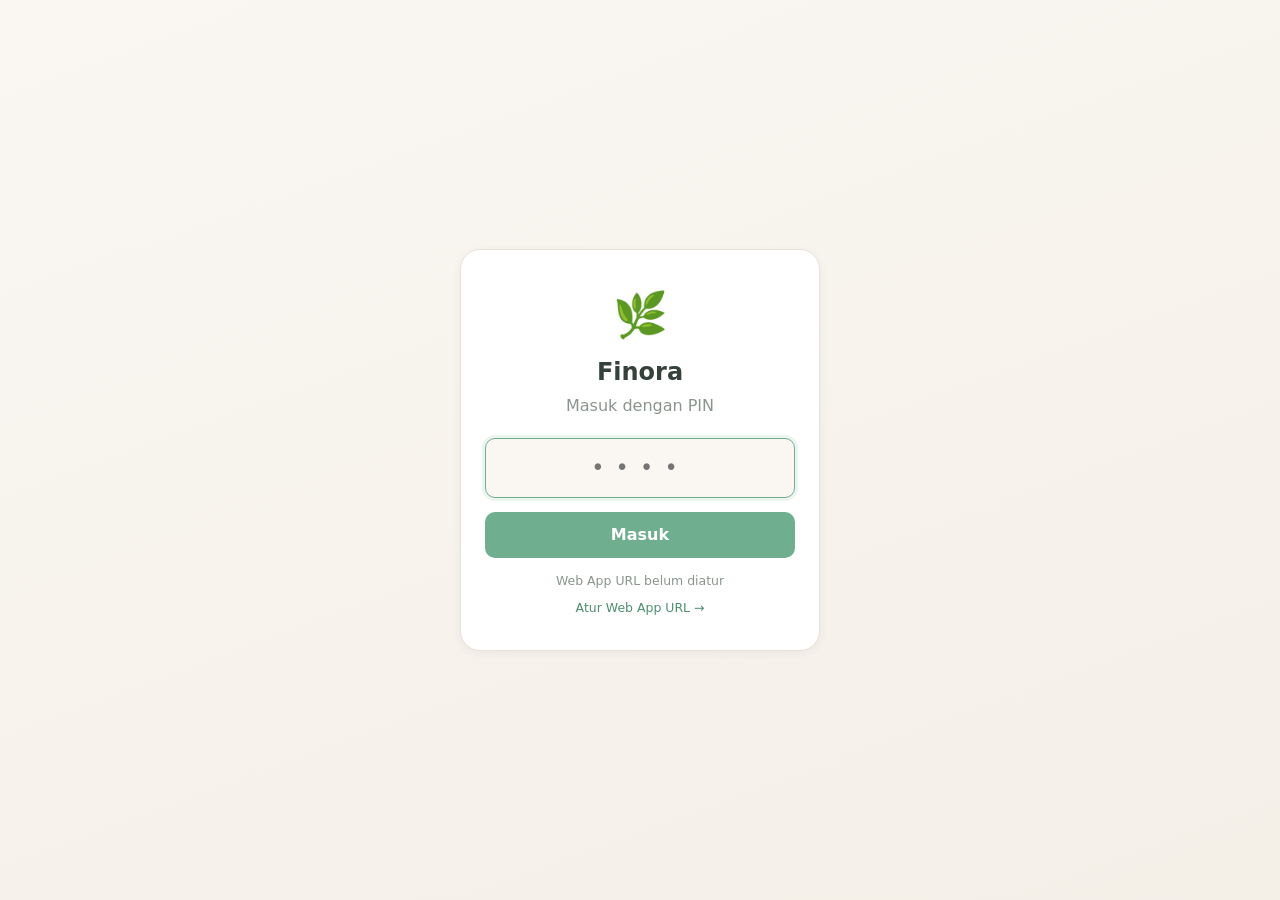
<file: index.html>
<!DOCTYPE html>
<html lang="id">
<head>
  <meta charset="UTF-8" />
  <meta name="viewport" content="width=device-width, initial-scale=1.0, viewport-fit=cover" />
  <title>Finora — Keuangan Pribadi</title>
  <meta name="description" content="Finora: pencatat keuangan pribadi — transaksi, rekening, utang/piutang, anggaran, laporan." />
  <meta name="theme-color" content="#6FAE8F" />
  <link rel="manifest" href="./manifest.json" />
  <link rel="icon" href="./icon.svg" type="image/svg+xml" />
  <link rel="apple-touch-icon" href="./icon-192.png" />
  <meta name="apple-mobile-web-app-capable" content="yes" />
  <meta name="apple-mobile-web-app-status-bar-style" content="default" />
  <meta name="mobile-web-app-capable" content="yes" />
  <link rel="stylesheet" href="./css/styles.css" />
</head>
<body>
  <!-- ===== LOGIN ===== -->
  <section id="loginView" class="login" hidden>
    <div class="login-box">
      <div class="logo">🌿</div>
      <h1>Finora</h1>
      <p class="sub">Masuk dengan PIN</p>
      <input id="pinInput" type="password" inputmode="numeric" autocomplete="off"
             maxlength="8" placeholder="••••" aria-label="PIN" />
      <button id="btnLogin" class="btn primary">Masuk</button>
      <p id="loginError" class="error" hidden></p>
      <p class="tiny" id="apiHint"></p>
      <a class="tiny link" href="#/set">Atur Web App URL →</a>
    </div>
  </section>

  <!-- ===== APP ===== -->
  <div id="app" hidden>
    <header class="appbar">
      <div class="brand"><span>🌿</span> Finora</div>
      <div class="appbar-right">
        <span id="offlineChip" class="chip offline" hidden>📴 Offline</span>
        <button id="btnMore" class="ib" title="Menu lainnya">⚙️</button>
      </div>
    </header>

    <main id="view" tabindex="-1"></main>

    <nav class="bottomnav" aria-label="Navigasi utama">
      <button data-go="dash" class="bn active"><span>🏠</span><em>Beranda</em></button>
      <button data-go="tx" class="bn"><span>💸</span><em>Transaksi</em></button>
      <button data-go="acc" class="bn"><span>🏦</span><em>Rekening</em></button>
      <button data-go="debt" class="bn"><span>🤝</span><em>Utang</em></button>
      <button data-go="rep" class="bn"><span>📊</span><em>Laporan</em></button>
    </nav>
  </div>

  <!-- ===== MODAL ===== -->
  <div id="modal" class="modal-overlay" hidden>
    <div class="modal card" role="dialog" aria-modal="true">
      <div class="modal-head">
        <h3 id="modalTitle">Judul</h3>
        <button id="modalClose" class="ib">✕</button>
      </div>
      <div id="modalBody"></div>
    </div>
  </div>

  <div id="toast" class="toast" hidden></div>
  <div id="fab" hidden><button id="fabBtn" class="fab">＋</button></div>

  <script src="./js/app.js"></script>
</body>
</html>
</file>
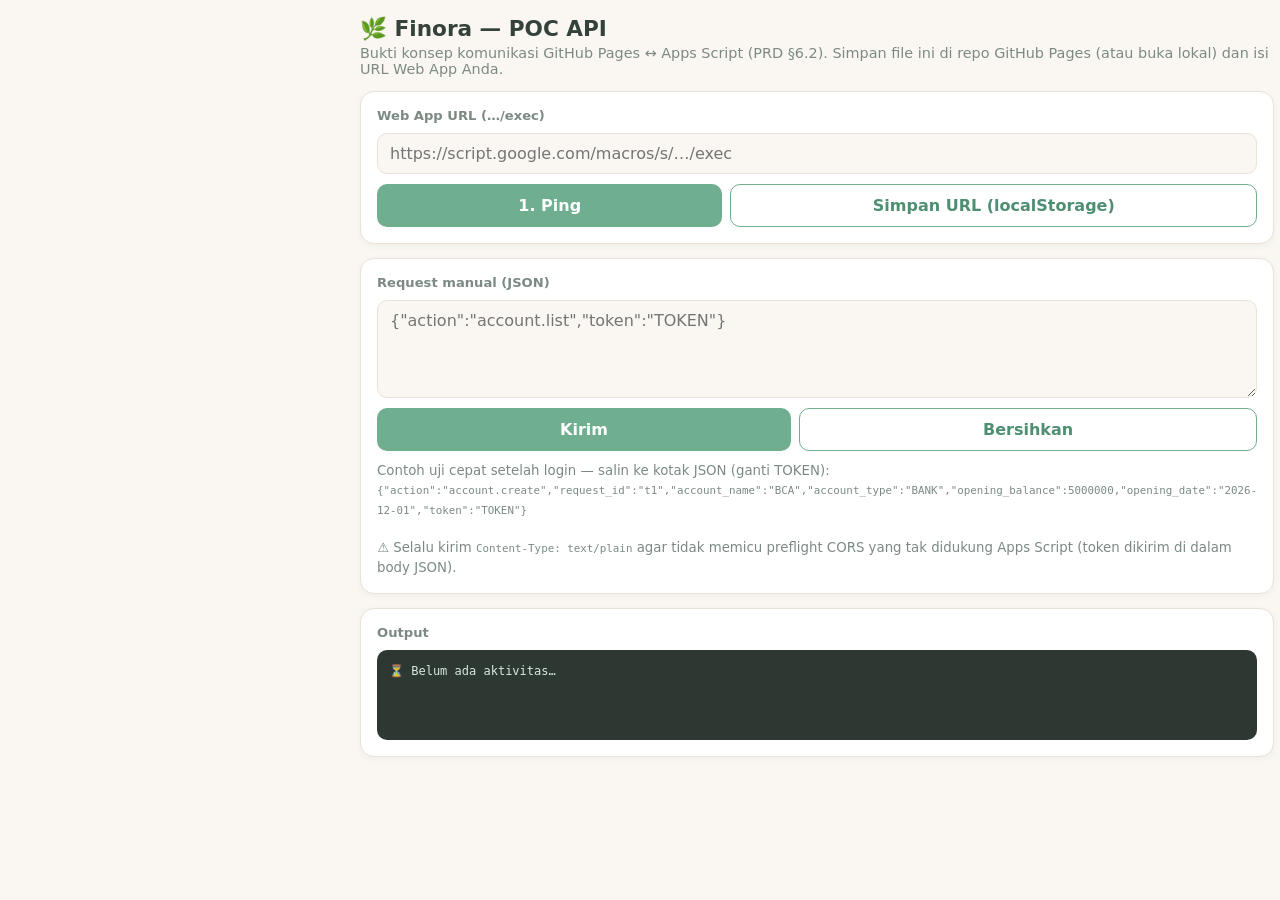
<file: poc-api-test.html>
<!DOCTYPE html>
<html lang="id">
<head>
  <meta charset="UTF-8" />
  <meta name="viewport" content="width=device-width, initial-scale=1.0" />
  <title>Finora — POC Uji API (PRD §6.2)</title>
  <style>
    :root {
      --bg: #FAF7F2; --card: #FFFFFF; --ink: #35423C;
      --sub: #7C8A83; --accent: #6FAE8F; --accent-dark: #4E8F72;
      --danger: #C46A5B; --border: #E8E2D8; --radius: 14px;
    }
    * { box-sizing: border-box; margin: 0; padding: 0; }
    body {
      font-family: system-ui, 'Segoe UI', sans-serif; background: var(--bg);
      color: var(--ink); min-height: 100vh; padding: 16px;
    }
    .wrap { max-width: 560px; margin: 0 auto; display: grid; gap: 14px; }
    header h1 { font-size: 1.35em; font-weight: 700; }
    header p { color: var(--sub); font-size: .9em; margin-top: 4px; }
    .card {
      background: var(--card); border: 1px solid var(--border);
      border-radius: var(--radius); padding: 16px; display: grid; gap: 10px;
      box-shadow: 0 2px 6px rgba(60, 70, 60, .05);
    }
    label { font-size: .82em; color: var(--sub); font-weight: 600; }
    input, textarea {
      width: 100%; border: 1px solid var(--border); border-radius: 10px;
      padding: 10px 12px; font: inherit; background: var(--bg); color: var(--ink);
    }
    input:focus, textarea:focus { outline: 2px solid var(--accent); }
    .row { display: flex; gap: 8px; flex-wrap: wrap; }
    button {
      flex: 1 1 auto; border: none; border-radius: 10px; padding: 11px 14px;
      font: inherit; font-weight: 600; cursor: pointer; color: #fff;
      background: var(--accent); transition: background .15s;
    }
    button:hover { background: var(--accent-dark); }
    button.ghost { background: transparent; color: var(--accent-dark); border: 1px solid var(--accent); }
    button.ghost:hover { background: #EFF5F0; }
    #out {
      background: #2E3833; color: #D7E8DC; border-radius: 10px; padding: 12px;
      font: 12px/1.5 ui-monospace, Consolas, monospace; min-height: 90px;
      white-space: pre-wrap; word-break: break-word; overflow: auto; max-height: 320px;
    }
    .ok { color: #9ADEB3; } .err { color: #F0A08E; }
    .pin-panel { display: none; }
    .pin-panel.show { display: grid; gap: 10px; }
    small.hint { color: var(--sub); line-height: 1.45; }
  </style>
</head>
<body>
  <div class="wrap">
    <header>
      <h1>🌿 Finora — POC API</h1>
      <p>Bukti konsep komunikasi GitHub Pages ↔ Apps Script (PRD §6.2).
        Simpan file ini di repo GitHub Pages (atau buka lokal) dan isi URL Web App Anda.</p>
    </header>

    <div class="card">
      <label for="url">Web App URL (…/exec)</label>
      <input id="url" type="url" placeholder="https://script.google.com/macros/s/…/exec" />
      <div class="row">
        <button onclick="ping()">1. Ping</button>
        <button class="ghost" onclick="saveUrl()">Simpan URL (localStorage)</button>
      </div>
    </div>

    <div class="card pin-panel" id="pinPanel">
      <label for="pin">PIN (via auth.login)</label>
      <input id="pin" type="password" inputmode="numeric" maxlength="8" placeholder="4–8 digit" />
      <div class="row">
        <button onclick="login()">2. Login → Token</button>
        <button class="ghost" onclick="checkSession()">3. auth.check</button>
        <button class="ghost" onclick="logout()">4. Logout</button>
      </div>
    </div>

    <div class="card">
      <label for="raw">Request manual (JSON)</label>
      <textarea id="raw" rows="4" placeholder='{"action":"account.list","token":"TOKEN"}'></textarea>
      <div class="row">
        <button onclick="sendRaw()">Kirim</button>
        <button class="ghost" onclick="document.getElementById('raw').value='';">Bersihkan</button>
      </div>
      <small class="hint">
        Contoh uji cepat setelah login — salin ke kotak JSON (ganti TOKEN):<br />
        <code>{"action":"account.create","request_id":"t1","account_name":"BCA","account_type":"BANK","opening_balance":5000000,"opening_date":"2026-12-01","token":"TOKEN"}</code><br /><br />
        ⚠️ Selalu kirim <code>Content-Type: text/plain</code> agar tidak memicu
        preflight CORS yang tak didukung Apps Script (token dikirim di dalam body JSON).
      </small>
    </div>

    <div class="card">
      <label>Output</label>
      <div id="out">⏳ Belum ada aktivitas…</div>
    </div>
  </div>

  <script>
    var TOKEN = localStorage.getItem('finora_poc_token') || '';
    var API = localStorage.getItem('finora_poc_url') || '';
    document.getElementById('url') && (document.getElementById('url').value = API);
    renderPinPanel();

    function saveUrl() {
      API = urlEl().value.trim();
      localStorage.setItem('finora_poc_url', API);
      log('✅ URL disimpan', 'ok');
    }
    function urlEl() { return document.getElementById('url'); }
    function outEl() { return document.getElementById('out'); }
    function log(msg, cls) {
      outEl().textContent += msg + '\n';
      outEl().className = cls || '';
      outEl().scrollTop = outEl().scrollHeight;
    }
    function renderPinPanel() {
      document.getElementById('pinPanel').className =
        TOKEN ? 'pin-panel show' : 'pin-panel';
    }

    async function api(payload) {
      if (!API) { alert('Isi dulu Web App URL'); throw new Error('URL kosong'); }
      var body = typeof payload === 'string' ? JSON.parse(payload) : payload;
      body = Object.assign(body, {}); body.action = body.action || 'ping';
      log('→ MENGIRIM ' + body.action + ' …');
      var t0 = Date.now();
      var res = await fetch(API, {
        method: 'POST', redirect: 'follow',
        headers: { 'Content-Type': 'text/plain;charset=utf-8' },
        body: JSON.stringify(body)
      });
      var txt = await res.text();
      try { txt = JSON.stringify(JSON.parse(txt), null, 2); } catch (e) { }
      log('← ' + res.status + ' dalam ' + Date.now() - t0 + 'ms:\n' + txt);
      try { return JSON.parse(txt); } catch (e) { return txt; }
    }

    async function ping() {
      API = urlEl().value.trim();
      var r = await api({ action: 'ping' });
      if (r && r.ok) log('✅ KONEKSI JALAN — backend aktif, initialized=' + JSON.parse(JSON.stringify(r)).data.initialized, 'ok');
    }

    async function login() {
      var r = await api({ action: 'auth.login', pin: document.getElementById('pin').value });
      if (r && r.ok) {
        TOKEN = r.data.token;
        localStorage.setItem('finora_poc_token', TOKEN);
        log('✅ TOKEN: ' + TOKEN.slice(0, 12) + '… (tersimpan di localStorage)', 'ok');
        renderPinPanel();
        document.getElementById('raw').value =
          JSON.stringify({ action: 'account.list', token: TOKEN }, null, 2);
      } else {
        log('❌ Login gagal', 'err');
      }
    }

    async function checkSession() {
      await api({ action: 'auth.check', token: TOKEN });
    }
    async function logout() {
      await api({ action: 'auth.logout', token: TOKEN });
      TOKEN = '';
      localStorage.removeItem('finora_poc_token');
      renderPinPanel();
      log('🚪 keluar', 'ok');
    }

    async function sendRaw() {
      var r = await api(document.getElementById('raw').value || '{}');
      try { if (r && r.ok) log('✅ sukses kirim', 'ok'); } catch (e) { }
    }
  </script>
</body>
</html>
</file>
<file: css/styles.css>
/* ============================================================
   Finora — Stylesheet (Soft Modern: cream/beige + aksen sage)
   ============================================================ */
:root {
  --bg: #FAF7F2;
  --bg-2: #F4EFE7;
  --card: #FFFFFF;
  --ink: #35423C;
  --sub: #8A958D;
  --accent: #6FAE8F;
  --accent-dark: #4E8F72;
  --danger: #C46A5B;
  --warn: #D9A23D;
  --border: #E8E2D8;
  --radius: 14px;
  --shadow: 0 2px 8px rgba(60, 70, 60, .06);
  --nav-h: 64px;
}

* { box-sizing: border-box; margin: 0; padding: 0; -webkit-tap-highlight-color: transparent; }
html { scroll-behavior: smooth; }

/* Penting: pastikan atribut [hidden] selalu menang atas display dari class lain */
[hidden] { display: none !important; }

body {
  font-family: system-ui, "Segoe UI", sans-serif;
  background: var(--bg);
  color: var(--ink);
  min-height: 100vh;
  font-size: 15px;
  line-height: 1.5;
}

button { font: inherit; cursor: pointer; border: none; background: none; color: inherit; }
input, select, textarea {
  font: inherit; color: var(--ink);
  width: 100%; border: 1px solid var(--border);
  border-radius: 10px; padding: 10px 12px;
  background: var(--bg); transition: border-color .15s;
}
input:focus, select:focus, textarea:focus { outline: none; border-color: var(--accent); box-shadow: 0 0 0 3px #6FAE8F22; }
label { display: block; font-size: .78em; font-weight: 600; color: var(--sub); margin: 10px 0 4px; }

/* ---------- Login ---------- */
.login {
  min-height: 100vh; display: grid; place-items: center; padding: 24px;
  background: linear-gradient(160deg, var(--bg) 0%, var(--bg-2) 100%);
}
.login-box {
  width: min(360px, 100%); background: var(--card);
  border: 1px solid var(--border); border-radius: 20px;
  box-shadow: var(--shadow); padding: 32px 24px; text-align: center;
}
.logo { font-size: 44px; margin-bottom: 6px; }
.login h1 { font-size: 1.5em; }
.login .sub { color: var(--sub); margin: 4px 0 20px; }
#pinInput { text-align: center; font-size: 1.4em; letter-spacing: .5em; padding: 12px; margin-bottom: 14px; }
.error { color: var(--danger); font-size: .85em; margin-top: 10px; }
.tiny { font-size: .78em; color: var(--sub); margin-top: 14px; line-height: 1.5; }
.link { display: block; margin-top: 8px; color: var(--accent-dark); text-decoration: none; }

/* ---------- App bar ---------- */
.appbar {
  position: sticky; top: 0; z-index: 30;
  display: flex; align-items: center; justify-content: space-between;
  padding: 12px 18px; background: #FAF7F2F2; backdrop-filter: blur(8px);
  border-bottom: 1px solid var(--border);
}
.brand { font-weight: 700; font-size: 1.1em; }
.brand span { margin-right: 4px; }
.appbar-right { display: flex; gap: 8px; align-items: center; }
.ib { font-size: 18px; padding: 4px 8px; border-radius: 8px; }
.ib:active { background: var(--bg-2); }

.chip {
  font-size: .72em; font-weight: 600; padding: 3px 10px;
  border-radius: 999px; background: var(--bg-2); color: var(--sub);
}
.chip.offline { background: #F7E4DF; color: var(--danger); }

/* Mode tanpa login (halaman Pengaturan publik): sembunyikan bottomnav */
#app.navless .bottomnav { display: none; }
#app.navless #view { padding-bottom: 40px; }

/* Jarak antar kartu berurutan yang tidak membungkus .grid */
#view > .card + .card { margin-top: 12px; }

/* ---------- Layout ---------- */
#app main {
  max-width: 780px; margin: 0 auto;
  padding: 18px 16px calc(var(--nav-h) + 30px);
}
.grid { display: grid; gap: 12px; }
.grid2 { grid-template-columns: 1fr; }
.rowline { display: flex; justify-content: space-between; gap: 8px; }
.muted { color: var(--sub); font-size: .85em; }
.center { text-align: center; }

@media (min-width: 640px) {
  .grid2 { grid-template-columns: 1fr 1fr; }
  body { font-size: 16px; }
}

/* ---------- Cards ---------- */
.card {
  background: var(--card); border: 1px solid var(--border);
  border-radius: var(--radius); box-shadow: var(--shadow); padding: 16px;
}
.card.tight { padding: 12px 14px; }
.card h3 { font-size: .95em; margin-bottom: 10px; display: flex; justify-content: space-between; align-items: center; }

/* Kartu yang berupa tautan (<a class="card">) harus block agar selebar kontainer */
a.card { display: block; color: inherit; text-decoration: none; }
#view a.card + a.card { margin-top: 10px; }
a.card:active { filter: brightness(.97); }

.big-number { font-size: 1.7em; font-weight: 700; letter-spacing: -.02em; }
.pos { color: var(--accent-dark); }
.neg { color: var(--danger); }

/* ---------- Buttons ---------- */
.btn {
  display: inline-block; border-radius: 10px; padding: 11px 16px;
  font-weight: 600; background: var(--bg-2); color: var(--ink); width: auto;
}
.btn.primary { background: var(--accent); color: #fff; width: 100%; }
.btn.primary:active { background: var(--accent-dark); }
.btn.danger { background: #F7E4DF; color: var(--danger); }
.btn.sm { padding: 7px 12px; font-size: .82em; border-radius: 8px; width: auto; }
.btn.block { width: 100%; }

/* ---------- Bottom navigation ---------- */
.bottomnav {
  position: fixed; bottom: 0; left: 0; right: 0; z-index: 40;
  display: flex; height: var(--nav-h);
  background: #FFFFFFEE; backdrop-filter: blur(10px);
  border-top: 1px solid var(--border);
  padding-bottom: env(safe-area-inset-bottom);
  max-width: 100%;
}
@supports (max-width: unset) {
  .bottomnav { }
}
.bn {
  flex: 1; display: flex; flex-direction: column; align-items: center;
  justify-content: center; gap: 2px; color: var(--sub); font-size: .68em;
}
.bn span { font-size: 20px; }
.bn em { font-style: normal; font-weight: 600; }
.bn.active { color: var(--accent-dark); }
.bn.active span { transform: translateY(-1px); }

/* ---------- FAB ---------- */
#fab { position: fixed; right: 16px; bottom: calc(var(--nav-h) + 18px); z-index: 40; }
.fab {
  width: 56px; height: 56px; border-radius: 18px;
  background: var(--accent); color: #fff; font-size: 24px; font-weight: 600;
  box-shadow: 0 6px 16px rgba(111, 174, 143, .45);
}
.fab:active { transform: scale(.96); background: var(--accent-dark); }

/* ---------- List items ---------- */
.li {
  display: flex; gap: 12px; align-items: center;
  padding: 12px 0; border-bottom: 1px solid var(--border);
}
.li:last-child { border-bottom: none; }
.li-main { flex: 1; min-width: 0; }
.li-title { font-weight: 600; font-size: .92em; overflow: hidden; text-overflow: ellipsis; white-space: nowrap; }
.li-sub { color: var(--sub); font-size: .78em; }
.amt { font-weight: 700; white-space: nowrap; font-size: .95em; }
.emoji-bubble {
  width: 38px; height: 38px; border-radius: 12px; flex-shrink: 0;
  display: grid; place-items: center; font-size: 18px; background: var(--bg-2);
}
.badge {
  font-size: .7em; font-weight: 700; padding: 2px 8px; border-radius: 999px;
  background: var(--bg-2); color: var(--sub); white-space: nowrap;
}
.badge.active { background: #E3F0E9; color: var(--accent-dark); }
.badge.warn { background: #F6ECD9; color: var(--warn); }
.badge.bad { background: #F7E4DF; color: var(--danger); }

/* ---------- Budget bars ---------- */
.bar { height: 8px; border-radius: 999px; background: var(--bg-2); overflow: hidden; margin: 6px 0 4px; }
.bar > i { display: block; height: 100%; border-radius: 999px; background: var(--accent); }
.bar > i.over { background: var(--danger); }
.bar > i.near { background: var(--warn); }
.progress-row { margin-bottom: 12px; }
.progress-row:last-child { margin-bottom: 0; }

/* ---------- Segmented ---------- */
.seg { display: flex; background: var(--bg-2); border-radius: 10px; padding: 3px; gap: 3px; }
.seg button {
  flex: 1; padding: 8px 10px; border-radius: 8px;
  font-size: .85em; font-weight: 600; color: var(--sub);
}
.seg button.on { background: #fff; color: var(--ink); box-shadow: 0 1px 4px rgba(0,0,0,.08); }

/* ---------- Modal ---------- */
.modal-overlay {
  position: fixed; inset: 0; z-index: 60;
  background: rgba(53, 66, 60, .35);
  display: flex; align-items: flex-end; justify-content: center;
}
.modal {
  width: min(560px, 100%);
  max-height: 86vh; overflow: auto;
  border-radius: 20px 20px 0 0; padding-bottom: 24px;
  animation: slideUp .2s ease;
}
@keyframes slideUp { from { transform: translateY(30px); opacity: .6; } }
.modal-head {
  display: flex; justify-content: space-between; align-items: center; margin-bottom: 4px;
}
.modal-head h3 { font-size: 1.05em; }
@media (min-width: 640px) {
  .modal-overlay { align-items: center; }
  .modal { border-radius: 20px; padding-bottom: 16px; }
}

/* ---------- Toast ---------- */
.toast {
  position: fixed; left: 50%; bottom: calc(var(--nav-h) + 20px);
  transform: translateX(-50%); z-index: 80;
  background: var(--ink); color: #fff; padding: 10px 18px;
  border-radius: 999px; font-size: .85em; box-shadow: 0 4px 14px rgba(0,0,0,.25);
  max-width: 90vw; text-align: center;
}

/* ---------- Report bars ---------- */
.rep-bar { display: grid; grid-template-columns: 110px 1fr auto; gap: 8px; align-items: center; margin: 8px 0; font-size: .88em; }
.rep-bar .track { height: 10px; border-radius: 999px; background: var(--bg-2); overflow: hidden; }
.rep-bar .track > i { display: block; height: 100%; }
.rep-bar .track.exp > i { background: var(--danger); }
.rep-bar .track.inc > i { background: var(--accent); }

/* ---------- Section title ---------- */
.sect { font-size: .8em; letter-spacing: .06em; text-transform: uppercase; font-weight: 700; color: var(--sub); margin: 18px 0 10px; }

/* ---------- Toolbar pagination ---------- */
.toolrow { display: flex; gap: 8px; align-items: center; flex-wrap: wrap; margin-bottom: 12px; }
.toolrow input, .toolrow select { width: auto; flex: 1 1 120px; }
</file>
